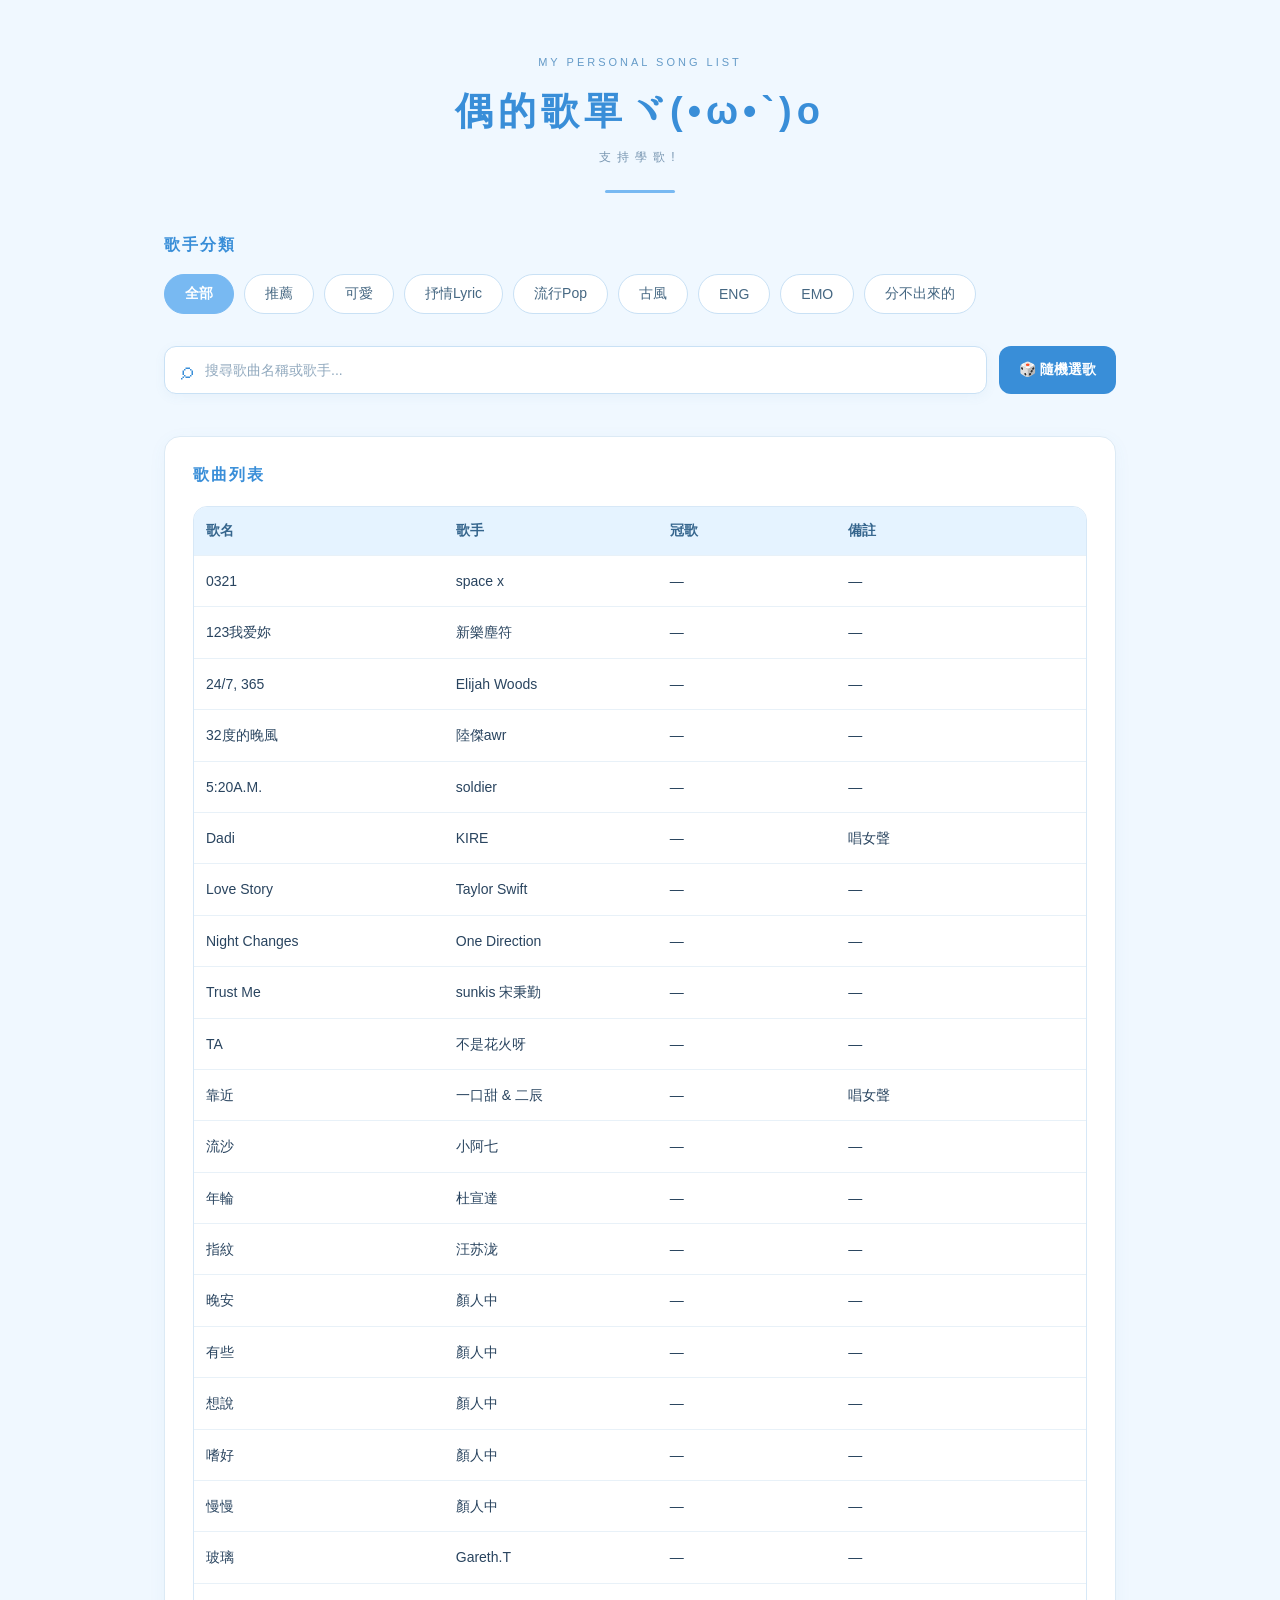
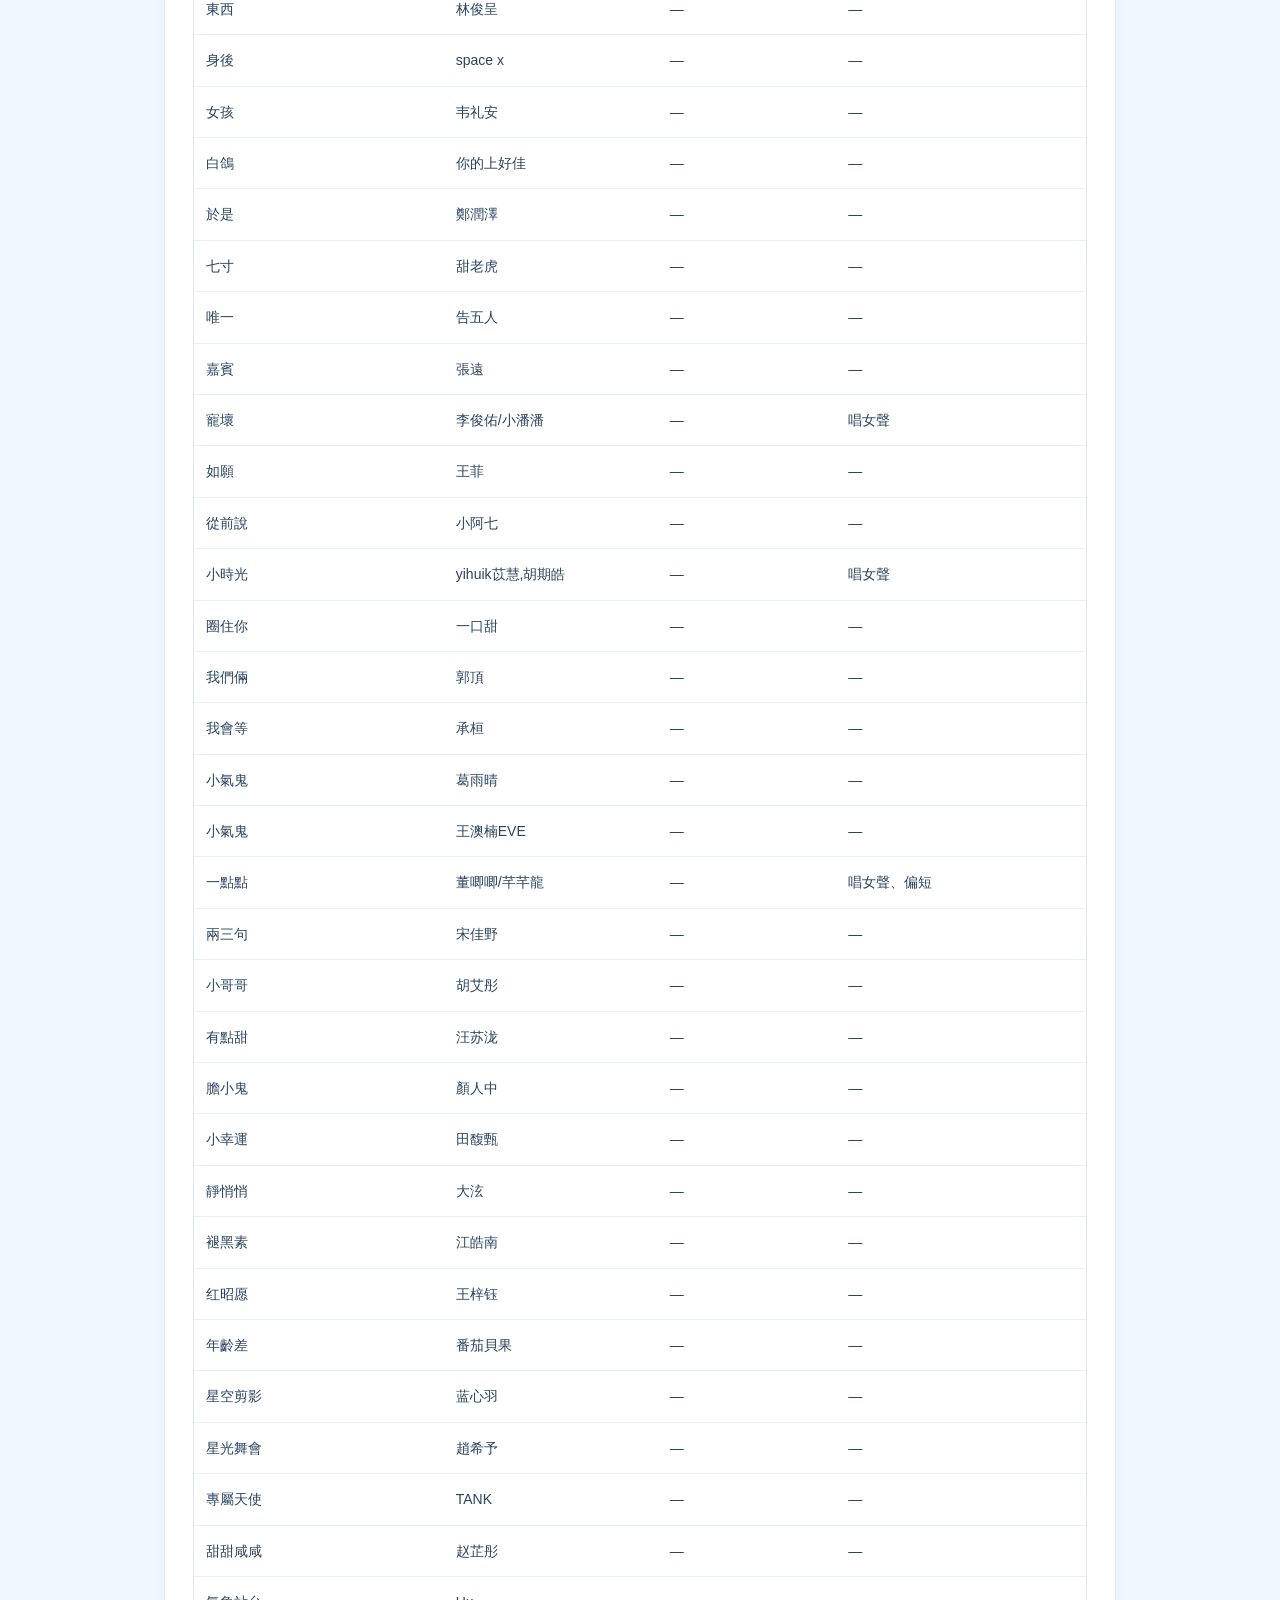
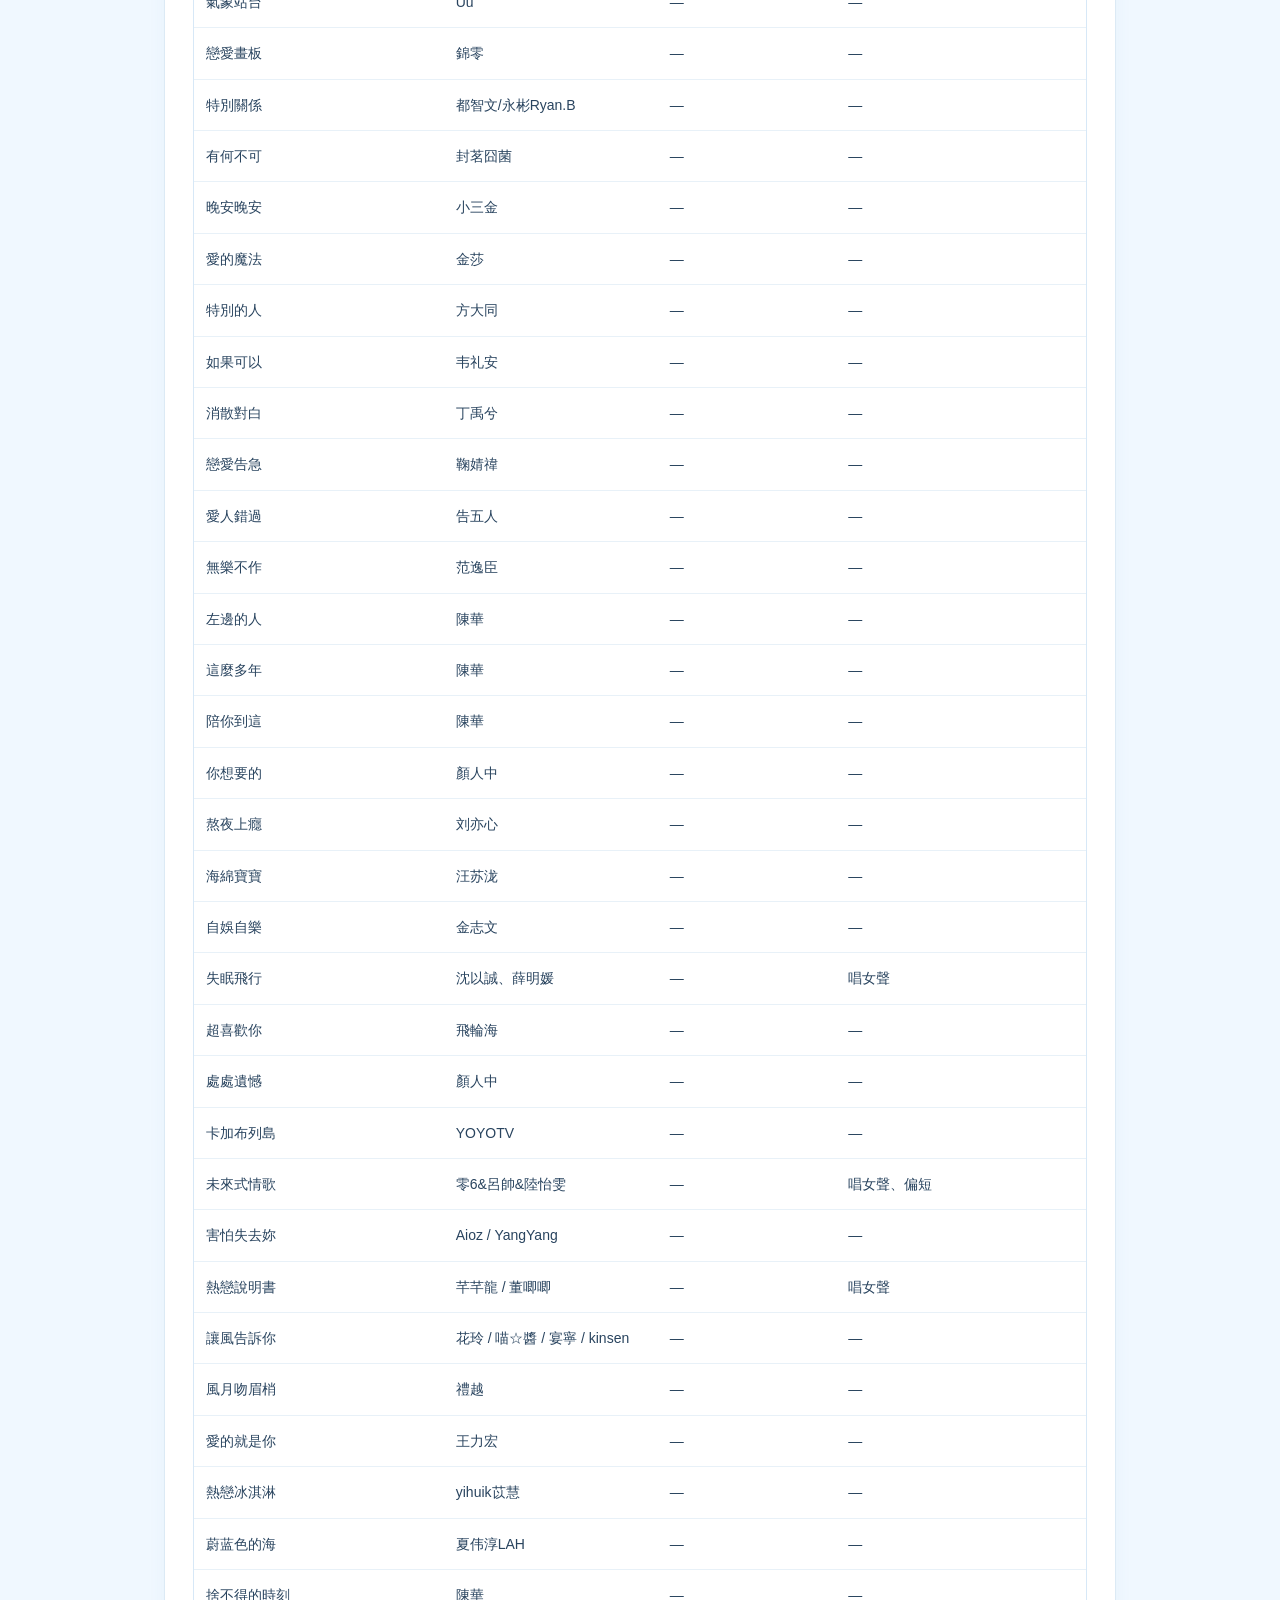
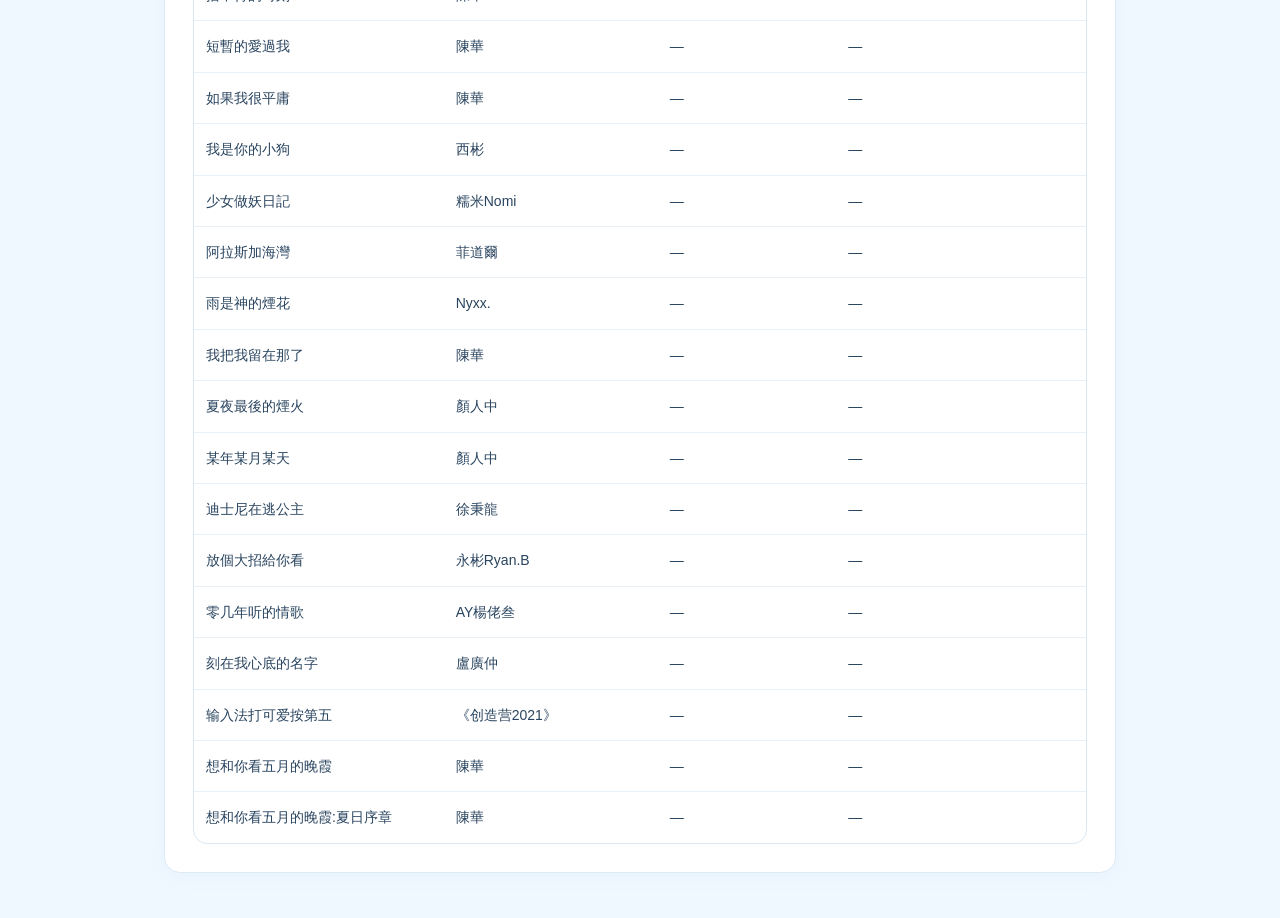
<file: index.html>
<!DOCTYPE html>
<html lang="zh-TW">

<head>
    <meta charset="UTF-8">
    <meta name="viewport" content="width=device-width, initial-scale=1.0">

    <title>魚板歌曲列表</title>

    <link rel="stylesheet" href="styleYu.css">
</head>

<body>

    <!-- 網站主要內容 -->
    <main class="container">

        <!-- ① 標題區 -->
        <header class="site-header">
            <p class="eyebrow">MY PERSONAL SONG LIST</p>

            <h1>偶的歌單ヾ(•ω•`)o</h1>

            <p class="subtitle">支持學歌!</p>

            <div class="title-line"></div>
        </header>


        <!-- ② 歌手分類區 -->
        <section class="singer-section">

            <h2 class="section-title">歌手分類</h2>

            <div class="singer-list">

                <button class="singer-btn active" data-genre="全部">全部</button>

                <button class="singer-btn" data-genre="推薦">推薦</button>

                <button class="singer-btn" data-genre="可愛Cute">可愛</button>

                <button class="singer-btn" data-genre="抒情Lyric">抒情Lyric</button>

                <button class="singer-btn" data-genre="流行Pop">流行Pop</button>

                <button class="singer-btn" data-genre="古風">古風</button>

                <button class="singer-btn" data-genre="ENG">ENG</button>

                <button class="singer-btn" data-genre="EMO">EMO</button>

                <button class="singer-btn" data-genre="分不出來的">分不出來的</button>

            </div>

        </section>


        <!-- ③ 搜尋區 -->
        <section class="search-section">

            <div class="search-box">

                <span class="search-icon">⌕</span>

                <input
                    type="text"
                    id="song-search"
                    placeholder="搜尋歌曲名稱或歌手..."
                >

            </div>

            <button class="random-btn" type="button">
                <span>🎲</span>
                隨機選歌
            </button>

        </section>


        <!-- ④ 歌曲列表區 -->
        
        <section class="song-section">
            <h2 class="section-title">歌曲列表</h2>

            <div class="table-wrapper">
                <table class="song-table">
                    <thead>
                        <tr>
                            <th>歌名</th>
                            <th>歌手</th>
                            <th>冠歌</th>
                            <th>備註</th>
                        </tr>
                    </thead>

                    <tbody id="song-list">
                        <!-- JavaScript 會把歌曲放在這裡 -->
                    </tbody>
                </table>
            </div>
        </section>


    </main>

    <script src="script.js"></script>

</body>

</html>
</file>
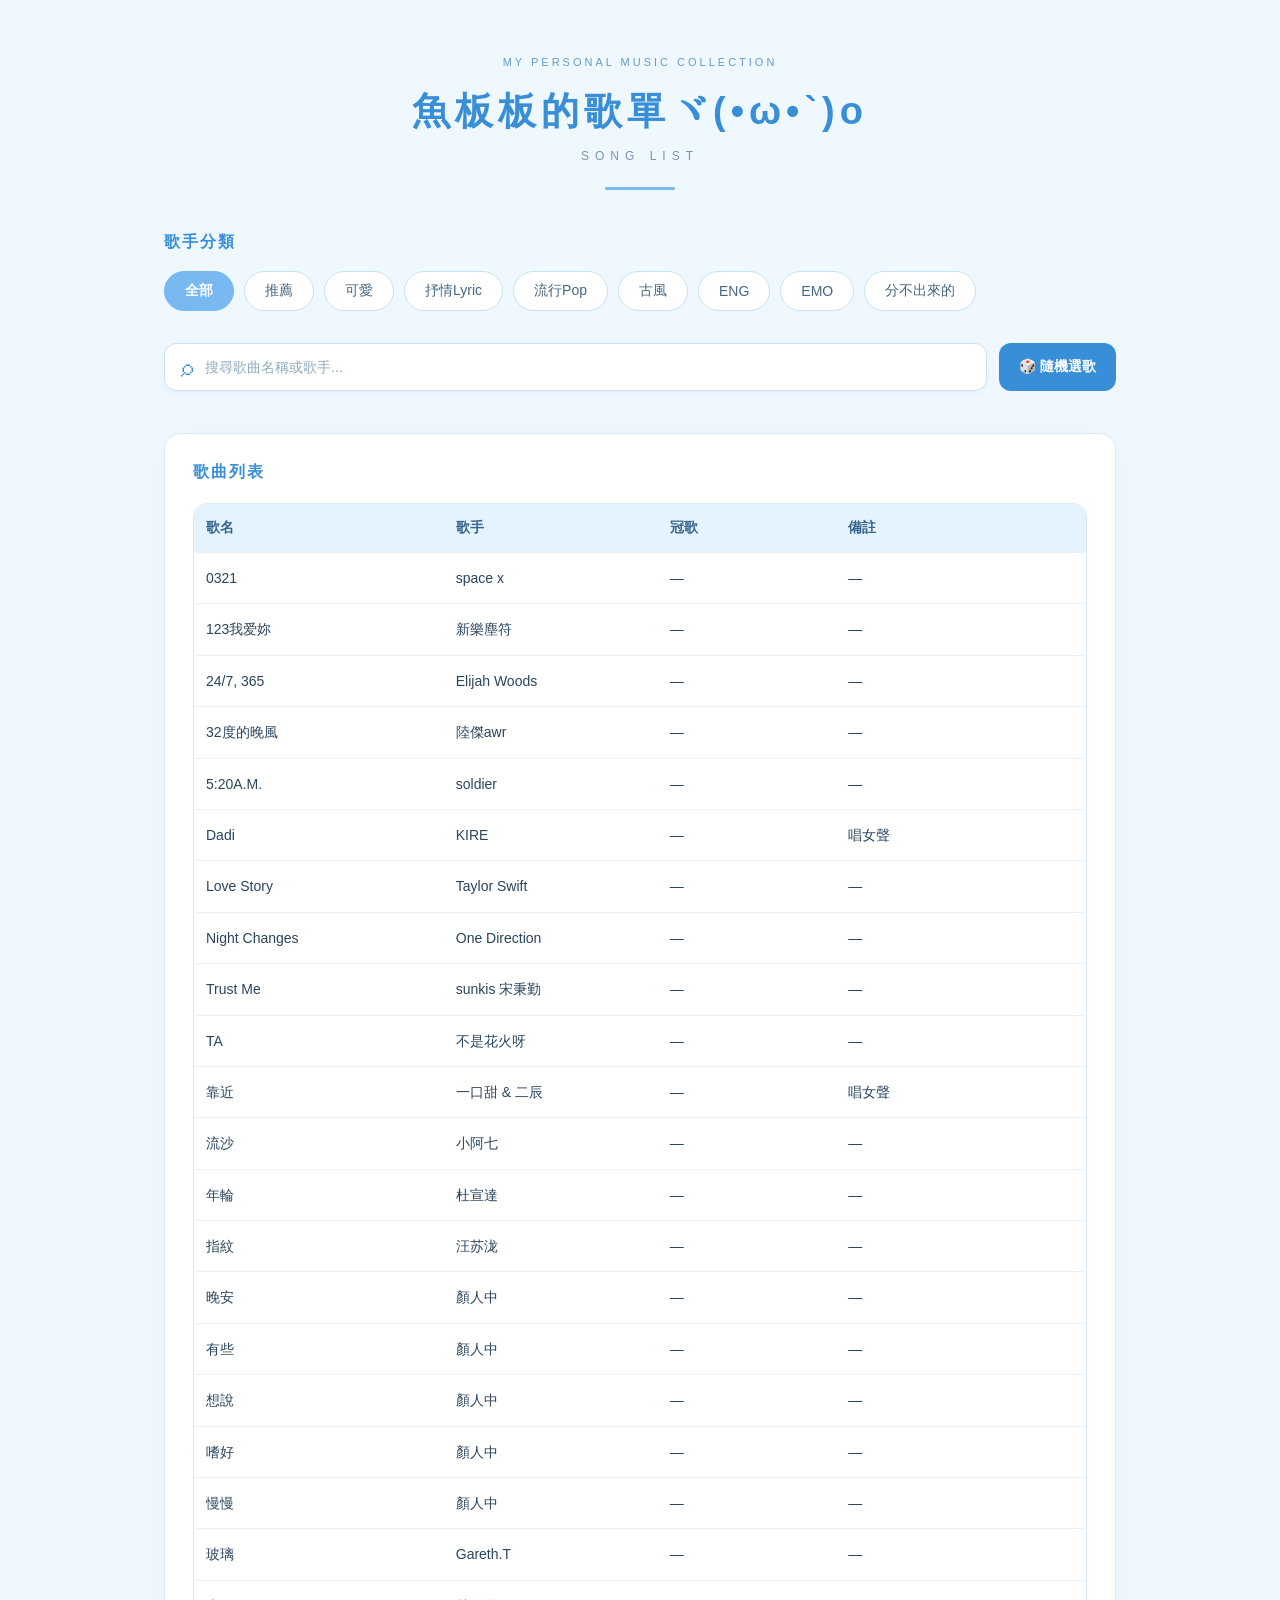
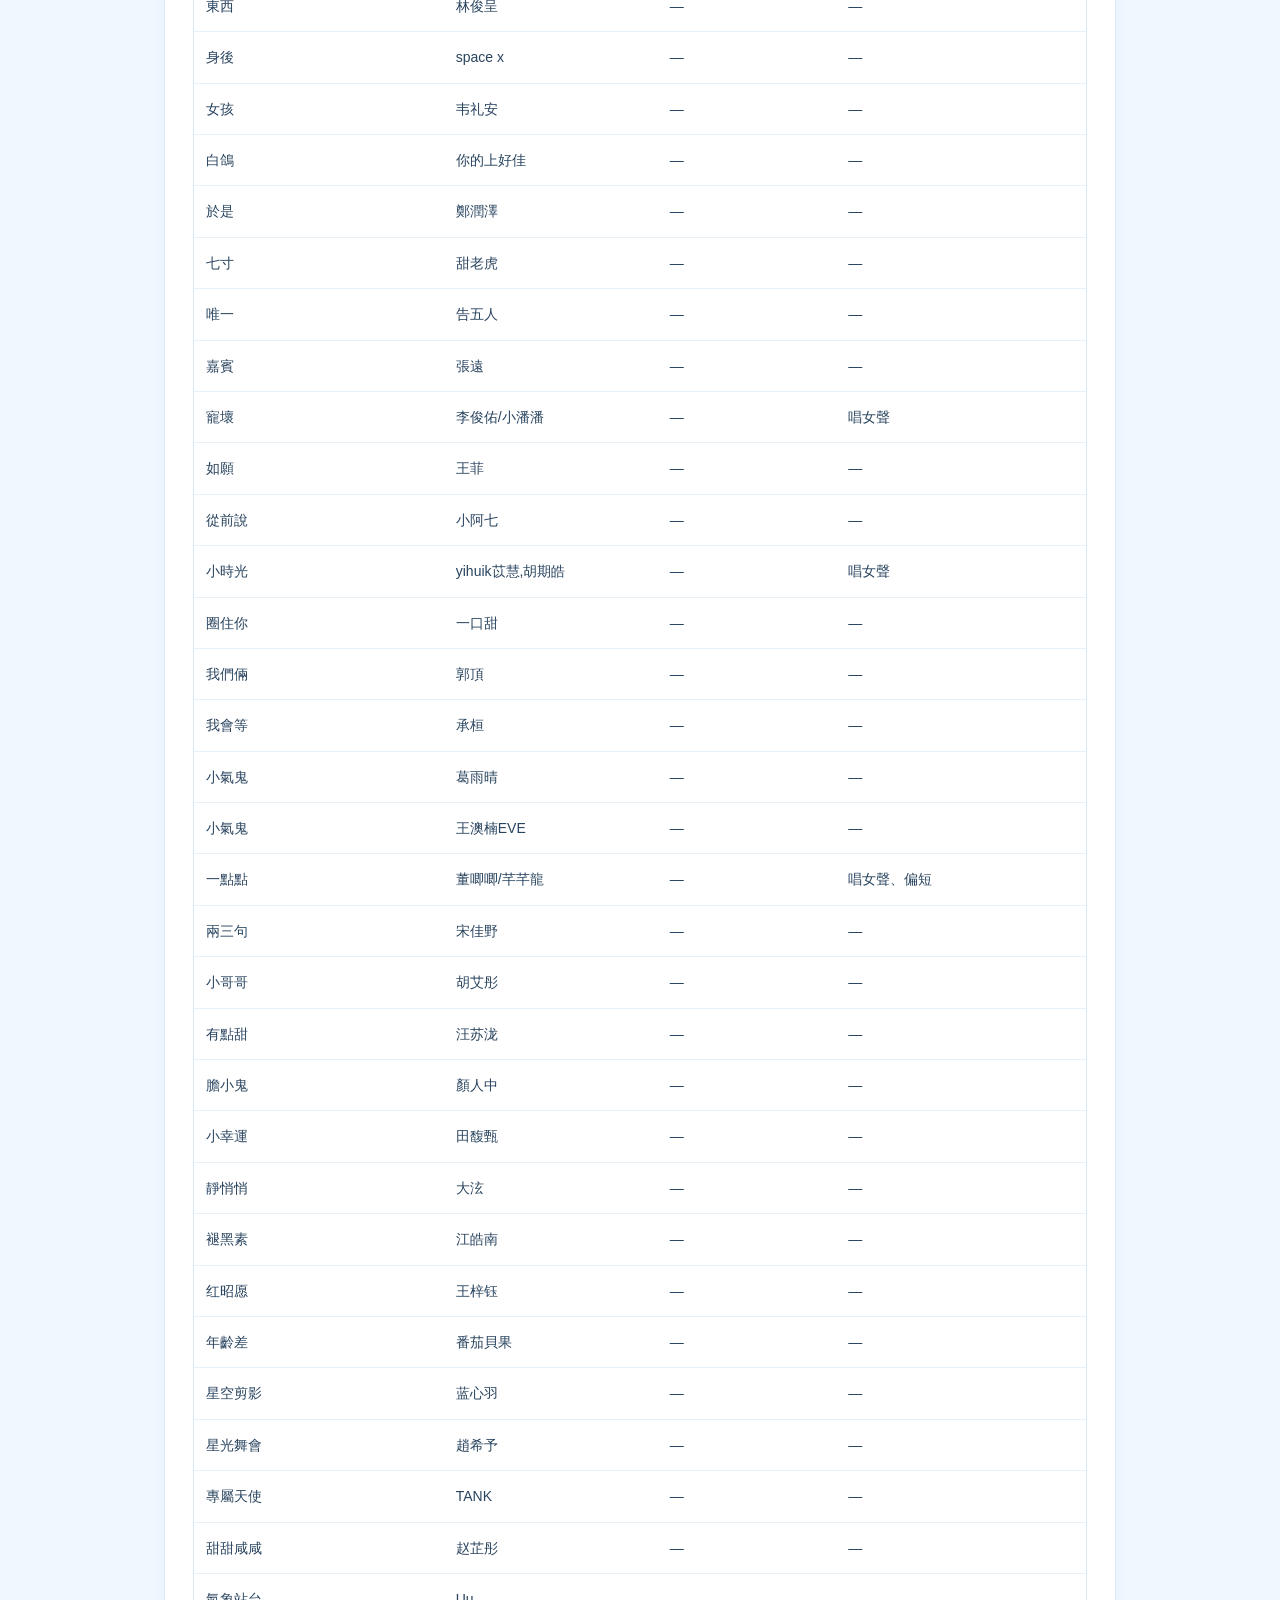
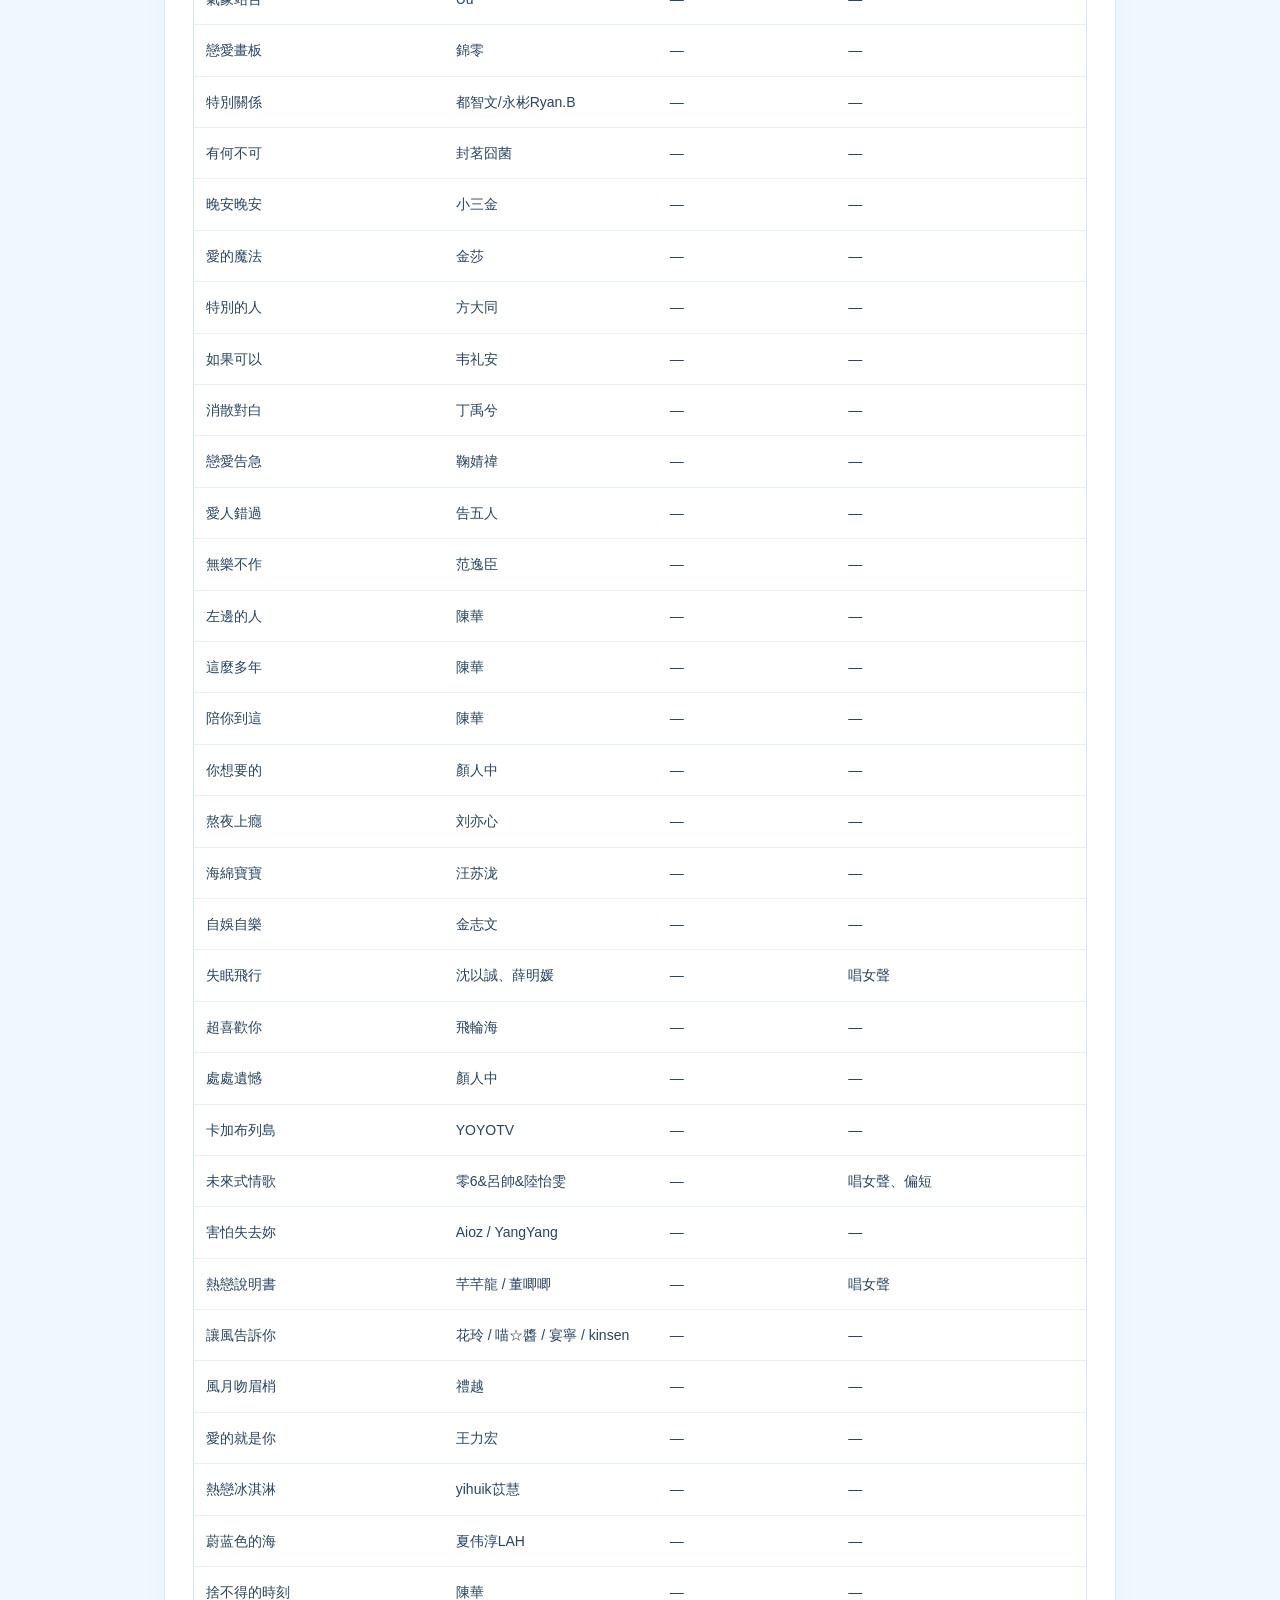
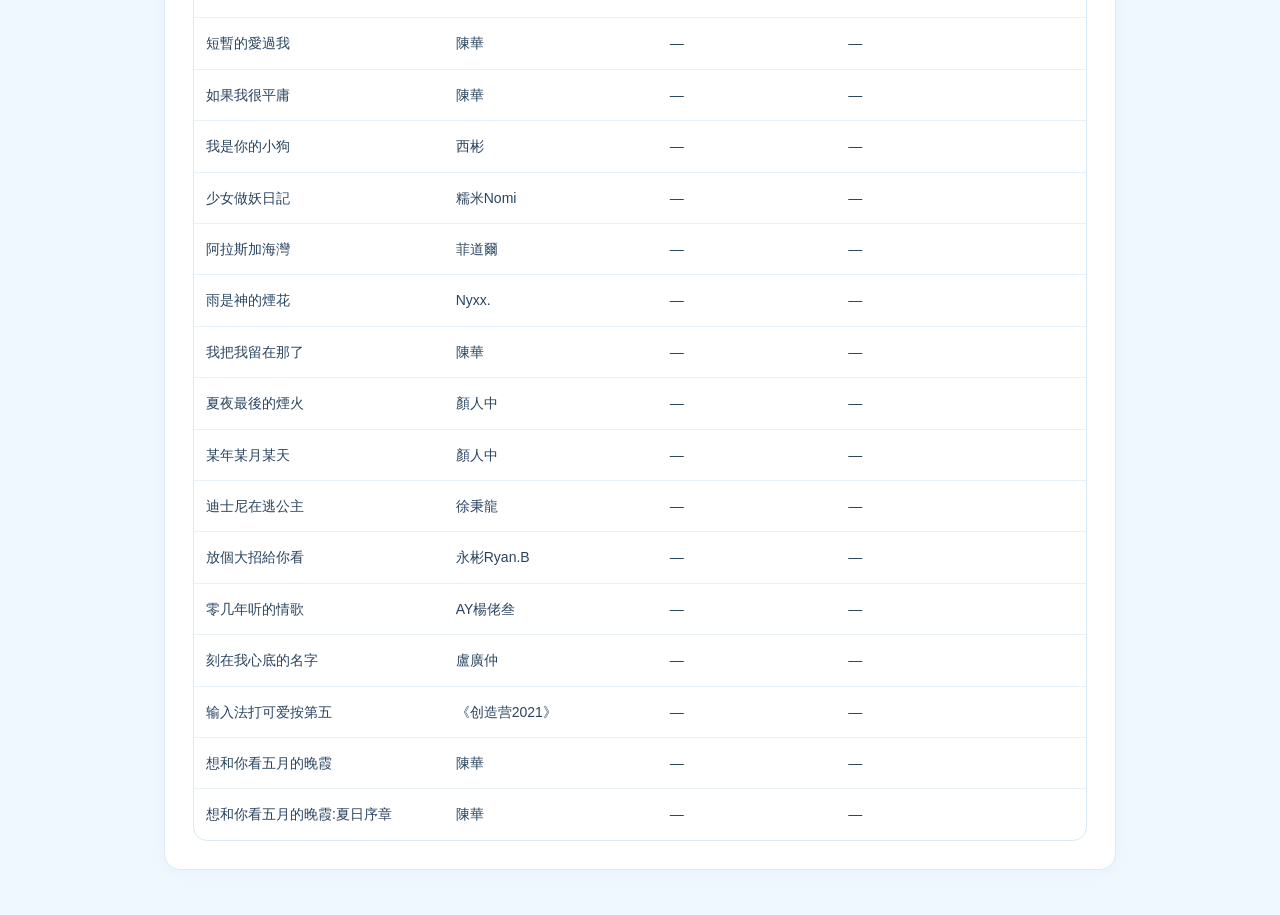
<file: SongListYu.html>
<!DOCTYPE html>
<html lang="zh-TW">

<head>
    <meta charset="UTF-8">
    <meta name="viewport" content="width=device-width, initial-scale=1.0">

    <title>魚板歌曲列表</title>

    <link rel="stylesheet" href="styleYu.css">
</head>

<body>

    <!-- 網站主要內容 -->
    <main class="container">

        <!-- ① 標題區 -->
        <header class="site-header">
            <p class="eyebrow">MY PERSONAL MUSIC COLLECTION</p>

            <h1>魚板板的歌單ヾ(•ω•`)o</h1>

            <p class="subtitle">SONG LIST</p>

            <div class="title-line"></div>
        </header>


        <!-- ② 歌手分類區 -->
        <section class="singer-section">

            <h2 class="section-title">歌手分類</h2>

            <div class="singer-list">

                <button class="singer-btn active" data-genre="全部">全部</button>

                <button class="singer-btn" data-genre="推薦">推薦</button>

                <button class="singer-btn" data-genre="可愛Cute">可愛</button>

                <button class="singer-btn" data-genre="抒情Lyric">抒情Lyric</button>

                <button class="singer-btn" data-genre="流行Pop">流行Pop</button>

                <button class="singer-btn" data-genre="古風">古風</button>

                <button class="singer-btn" data-genre="ENG">ENG</button>

                <button class="singer-btn" data-genre="EMO">EMO</button>

                <button class="singer-btn" data-genre="分不出來的">分不出來的</button>

            </div>

        </section>


        <!-- ③ 搜尋區 -->
        <section class="search-section">

            <div class="search-box">

                <span class="search-icon">⌕</span>

                <input
                    type="text"
                    id="song-search"
                    placeholder="搜尋歌曲名稱或歌手..."
                >

            </div>

            <button class="random-btn" type="button">
                <span>🎲</span>
                隨機選歌
            </button>

        </section>


        <!-- ④ 歌曲列表區 -->
        
        <section class="song-section">
            <h2 class="section-title">歌曲列表</h2>

            <div class="table-wrapper">
                <table class="song-table">
                    <thead>
                        <tr>
                            <th>歌名</th>
                            <th>歌手</th>
                            <th>冠歌</th>
                            <th>備註</th>
                        </tr>
                    </thead>

                    <tbody id="song-list">
                        <!-- JavaScript 會把歌曲放在這裡 -->
                    </tbody>
                </table>
            </div>
        </section>


    </main>

    <script src="script.js"></script>

</body>

</html>
</file>
<file: styleYu.css>
/* ========================================
   1. 全站基本設定
   ======================================== */

* {
    box-sizing: border-box;
}

body {
    background-color: #F0F8FF;
    color: #29445F;

    font-family: Arial, "Microsoft JhengHei", sans-serif;

    margin: 0;
    padding: 0;
}


/* ========================================
   2. 網站內容容器
   ======================================== */

.container {
    width: 100%;
    max-width: 1000px;

    margin: 0 auto;
    padding: 45px 24px;
}


/* ========================================
   3. 標題區
   ======================================== */

.site-header {
    text-align: center;
    margin-bottom: 42px;
}

.eyebrow {
    color: #659BC8;
    font-size: 11px;
    letter-spacing: 3px;
    margin-bottom: 18px;
}

.site-header h1 {
    color: #398ED8;
    font-size: 38px;
    letter-spacing: 5px;
    margin: 0 0 12px;
}

.subtitle {
    color: #7896B1;
    font-size: 12px;
    letter-spacing: 6px;
    margin: 0;
}

.title-line {
    width: 70px;
    height: 3px;
    background-color: #78B9F2;
    border-radius: 10px;
    margin: 24px auto 0;
}


/* ========================================
   4. 區域標題
   ======================================== */

.section-title {
    color: #398ED8;
    font-size: 16px;
    font-weight: bold;
    letter-spacing: 2px;

    margin: 0 0 18px;
}


/* ========================================
   5. 歌手分類按鈕
   ======================================== */

.singer-section {
    margin-bottom: 32px;
}

.singer-list {
    display: flex;
    flex-wrap: wrap;
    gap: 10px;
}


/* 分類按鈕：未選中 */
.singer-btn {
    background-color: #FFFFFF;
    color: #456782;

    border: 1px solid #C9E1F5;
    border-radius: 30px;

    padding: 10px 20px;

    font-size: 14px;
    cursor: pointer;

    transition: 0.2s;
}

.singer-btn:hover {
    background-color: #E4F2FF;
    border-color: #78B9F2;
    color: #287DC2;
}

.singer-btn.active {
    background-color: #78B9F2;
    color: #FFFFFF;
    border-color: #78B9F2;
    font-weight: bold;
}




/* ========================================
   6. 搜尋區
   ======================================== */

.search-section {
    display: flex;
    gap: 12px;
    margin-bottom: 42px;
}

.search-box {
    display: flex;
    align-items: center;
    gap: 12px;

    flex: 1;
    min-width: 0;

    background-color: #FFFFFF;
    border: 1px solid #C9E1F5;
    border-radius: 12px;

    padding: 0 16px;
    box-shadow: 0 3px 12px rgba(78, 143, 194, 0.06);
}

.search-icon {
    color: #398ED8;
    font-size: 24px;
}

.search-box input {
    width: 100%;

    background: transparent;
    color: #29445F;

    border: none;
    outline: none;

    padding: 15px 0;
    font-size: 14px;
}

.search-box input::placeholder {
    color: #91A9BE;
}

.search-box:focus-within {
    border-color: #78B9F2;
    box-shadow: 0 0 0 3px rgba(120, 185, 242, 0.15);
}


/* ========================================
   7. 隨機選歌按鈕
   ======================================== */

.random-btn {
    background-color: #398ED8;
    color: #FFFFFF;

    border: none;
    border-radius: 12px;

    padding: 0 20px;

    font-size: 14px;
    font-weight: bold;

    cursor: pointer;
    transition: 0.2s;
}

.random-btn:hover {
    background-color: #287DC2;
    box-shadow: 0 4px 12px rgba(57, 142, 216, 0.2);
}


/* ========================================
   8. 歌曲列表區
   ======================================== */

.song-section {
    background-color: #FFFFFF;
    border: 1px solid #DCEAF5;
    border-radius: 16px;

    padding: 28px;
    box-shadow: 0 4px 18px rgba(78, 143, 194, 0.05);
}

.empty-message {
    color: #829BB1;
    font-size: 14px;
    text-align: center;
    padding: 35px 0;
}


/* ========================================
   9. 手機版排版
   ======================================== */

@media (max-width: 600px) {

    .container {
        padding: 32px 16px;
    }

    .site-header h1 {
        font-size: 28px;
        letter-spacing: 3px;
    }

    .eyebrow {
        font-size: 9px;
        letter-spacing: 2px;
    }

    .singer-list {
        gap: 8px;
    }

    .singer-btn {
        padding: 9px 15px;
        font-size: 13px;
    }

    .search-section {
        flex-direction: column;
    }

    .random-btn {
        min-height: 46px;
    }

    .song-section {
        padding: 20px;
    }

}


/* ==============================
   10. 歌曲表格外框
============================== */

.table-wrapper {
    width: 100%;
    overflow-x: auto;
    margin-top: 20px;
    border-radius: 14px;
    border: 1px solid #D7E8F7;
    background-color: #FFFFFF;
}


/* ==============================
   11. 歌曲表格本體
============================== */

.song-table {
    width: 100%;
    min-width: 560px;
    border-collapse: collapse;
    table-layout: fixed;
}


/* ==============================
   12. 欄位寬度
============================== */

.song-table th:nth-child(1),
.song-table td:nth-child(1) {
    width: 28%;
}

.song-table th:nth-child(2),
.song-table td:nth-child(2) {
    width: 24%;
}

.song-table th:nth-child(3),
.song-table td:nth-child(3) {
    width: 20%;
}

.song-table th:nth-child(4),
.song-table td:nth-child(4) {
    width: 28%;
}


/* ==============================
   13. 表格標題列
============================== */

.song-table thead {
    background-color: #E5F3FF;
}

.song-table th {
    padding: 15px 12px;
    color: #35658D;
    font-size: 14px;
    font-weight: 600;
    text-align: left;
    white-space: nowrap;
}


/* ==============================
   14. 歌曲資料列
============================== */

.song-table td {
    padding: 14px 12px;
    color: #29445F;
    font-size: 14px;
    line-height: 1.6;
    text-align: left;
    border-top: 1px solid #E8F1F8;
    overflow-wrap: anywhere;
}


/* ==============================
   15. 滑鼠移過歌曲
============================== */

.song-table tbody tr {
    transition: background-color 0.2s ease;
}

.song-table tbody tr:hover {
    background-color: #F2F9FF;
}


/* ==============================
   16. 手機版表格
============================== */

@media (max-width: 600px) {
    .table-wrapper {
        border-radius: 10px;
    }

    .song-table {
        min-width: 560px;
    }

    .song-table th,
    .song-table td {
        padding: 12px 10px;
        font-size: 13px;
    }
}
</file>
